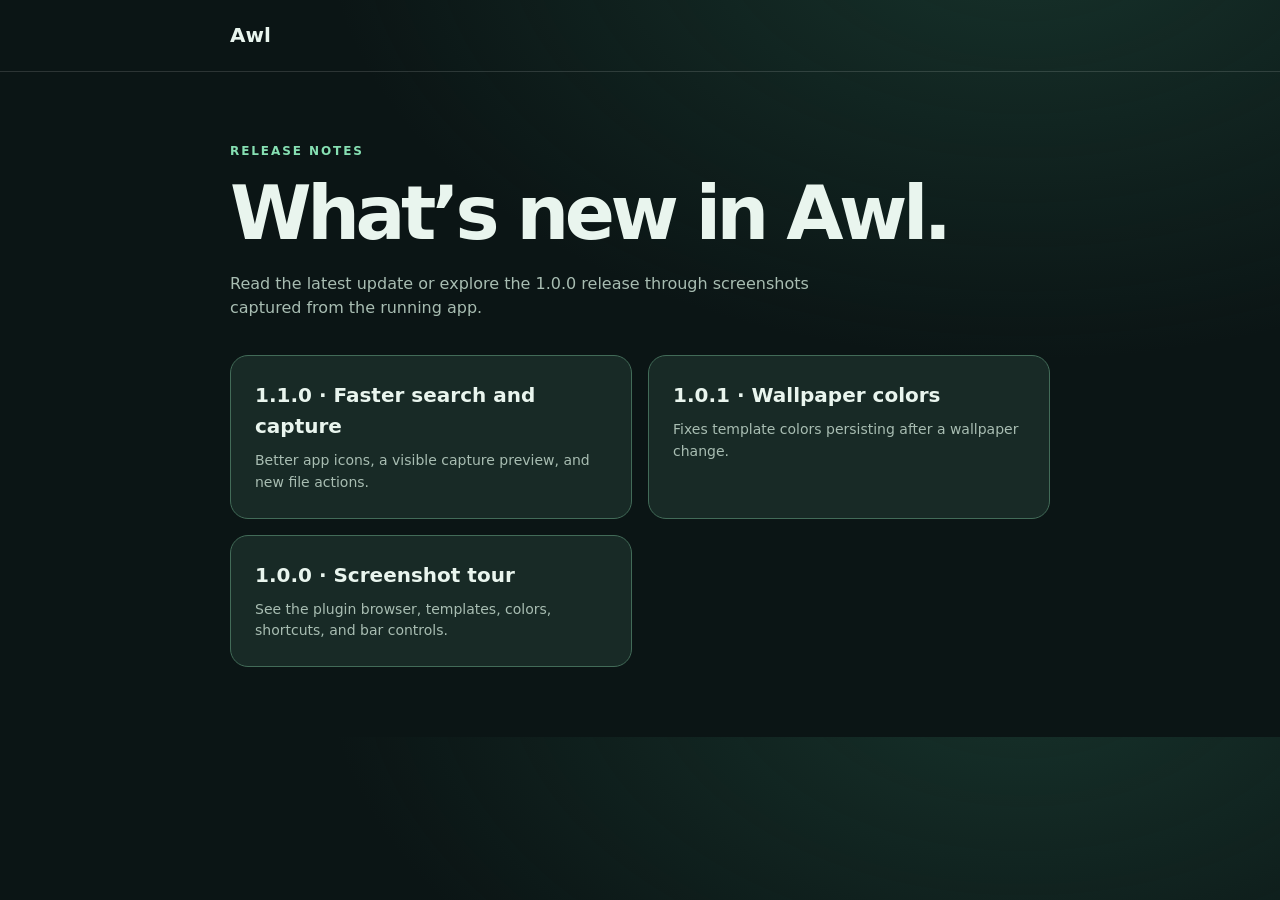
<file: docs/index.html>
<!doctype html>
<html lang="en">
<head>
  <meta charset="utf-8">
  <meta name="viewport" content="width=device-width, initial-scale=1">
  <meta name="theme-color" content="#0b1515">
  <title>Awl — What's new</title>
  <style>
    :root{color-scheme:dark}*{box-sizing:border-box}body{margin:0;background:radial-gradient(ellipse 700px 440px at 80% -80px,#24544477,transparent),#0b1515;color:#e9f5ee;font:16px/1.55 "Segoe UI",system-ui,sans-serif}.wrap{width:min(820px,calc(100% - 40px));margin:auto}header{border-bottom:1px solid #ffffff22;padding:20px 0;font-size:20px;font-weight:750}main{padding:70px 0}.eyebrow{color:#86dfb2;text-transform:uppercase;font-size:12px;letter-spacing:.16em;font-weight:750}h1{font-size:clamp(42px,8vw,74px);line-height:1.04;letter-spacing:-.06em;margin:14px 0 20px}p{color:#a8bdb2;max-width:600px}.cards{display:grid;grid-template-columns:1fr 1fr;gap:16px;margin-top:34px}.card{display:block;padding:24px;border-radius:18px;border:1px solid #426b58;background:#182a26;color:inherit;text-decoration:none;transition:transform .18s,border-color .18s}.card:hover{transform:translateY(-3px);border-color:#86dfb2}.card strong{display:block;font-size:20px}.card span{display:block;margin-top:8px;color:#a8bdb2;font-size:14px}@media(max-width:600px){.cards{grid-template-columns:1fr}}
  </style>
</head>
<body>
  <header><div class="wrap">Awl</div></header>
  <main class="wrap"><div class="eyebrow">Release notes</div><h1>What’s new in Awl.</h1><p>Read the latest update or explore the 1.0.0 release through screenshots captured from the running app.</p><div class="cards"><a class="card" href="releases/1.1.0/"><strong>1.1.0 · Faster search and capture</strong><span>Better app icons, a visible capture preview, and new file actions.</span></a><a class="card" href="releases/1.0.1/"><strong>1.0.1 · Wallpaper colors</strong><span>Fixes template colors persisting after a wallpaper change.</span></a><a class="card" href="releases/1.0.0/"><strong>1.0.0 · Screenshot tour</strong><span>See the plugin browser, templates, colors, shortcuts, and bar controls.</span></a></div></main>
</body>
</html>
</file>
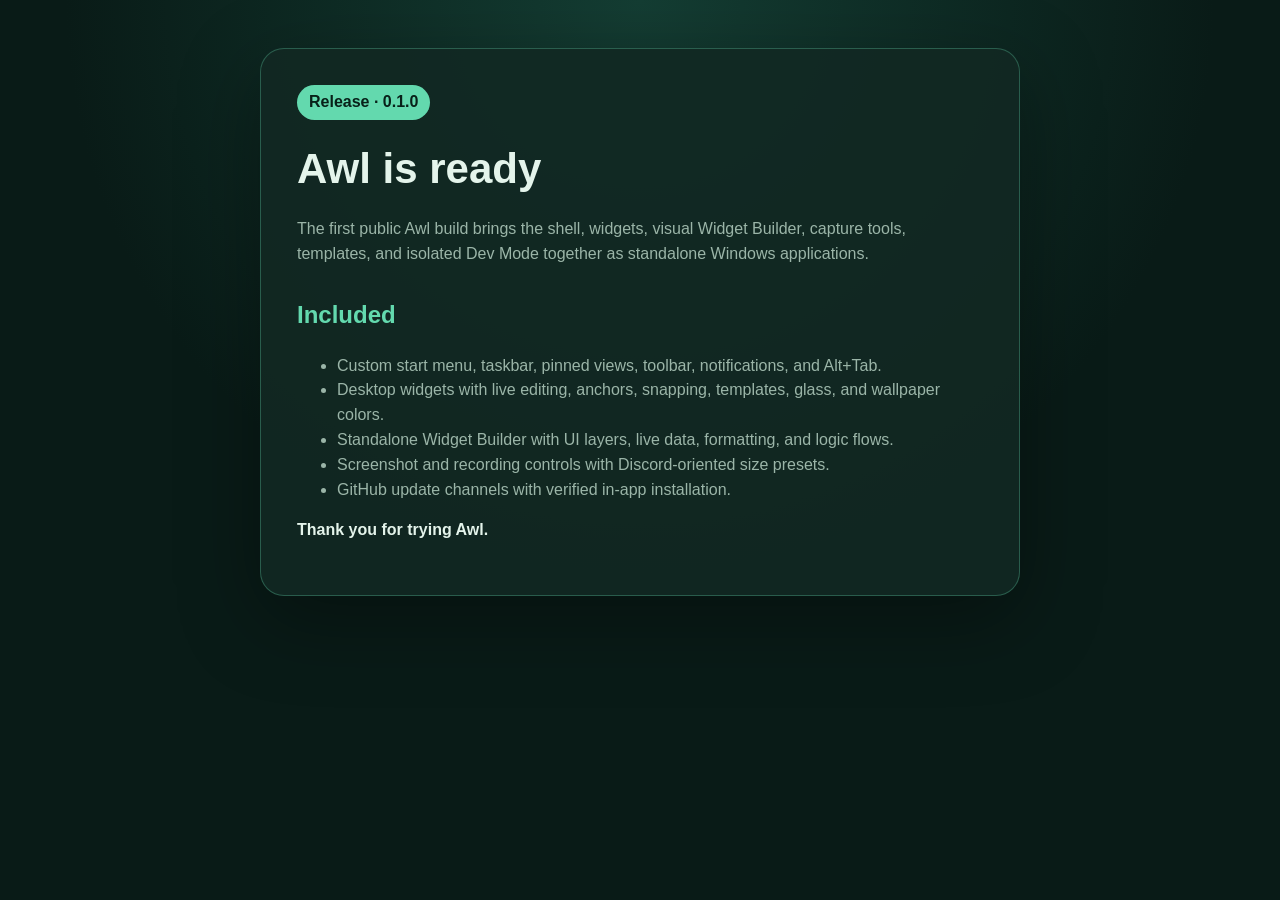
<file: docs/releases/0.1.0/index.html>
<!doctype html>
<html lang="en">
<head>
  <meta charset="utf-8">
  <meta name="viewport" content="width=device-width,initial-scale=1">
  <title>Awl 0.1.0 — What's New</title>
  <style>
    :root{color-scheme:dark;--bg:#091b17;--card:#122823;--ink:#e4f4eb;--muted:#9bb5a8;--accent:#63d9ae}
    *{box-sizing:border-box}body{margin:0;background:radial-gradient(circle at top,#143d33,var(--bg) 52%);color:var(--ink);font:16px/1.55 "Segoe UI",sans-serif;min-height:100vh;padding:48px 20px}
    main{max-width:760px;margin:auto;background:rgba(18,40,35,.9);border:1px solid rgba(99,217,174,.3);border-radius:24px;padding:36px;box-shadow:0 24px 80px rgba(0,0,0,.35)}
    .tag{display:inline-block;color:#082119;background:var(--accent);border-radius:999px;padding:5px 12px;font-weight:700}h1{font-size:42px;margin:16px 0 6px}h2{margin-top:30px;color:var(--accent)}p,li{color:var(--muted)}strong{color:var(--ink)}
  </style>
</head>
<body><main>
  <span class="tag">Release · 0.1.0</span>
  <h1>Awl is ready</h1>
  <p>The first public Awl build brings the shell, widgets, visual Widget Builder, capture tools, templates, and isolated Dev Mode together as standalone Windows applications.</p>
  <h2>Included</h2>
  <ul>
    <li>Custom start menu, taskbar, pinned views, toolbar, notifications, and Alt+Tab.</li>
    <li>Desktop widgets with live editing, anchors, snapping, templates, glass, and wallpaper colors.</li>
    <li>Standalone Widget Builder with UI layers, live data, formatting, and logic flows.</li>
    <li>Screenshot and recording controls with Discord-oriented size presets.</li>
    <li>GitHub update channels with verified in-app installation.</li>
  </ul>
  <p><strong>Thank you for trying Awl.</strong></p>
</main></body>
</html>
</file>
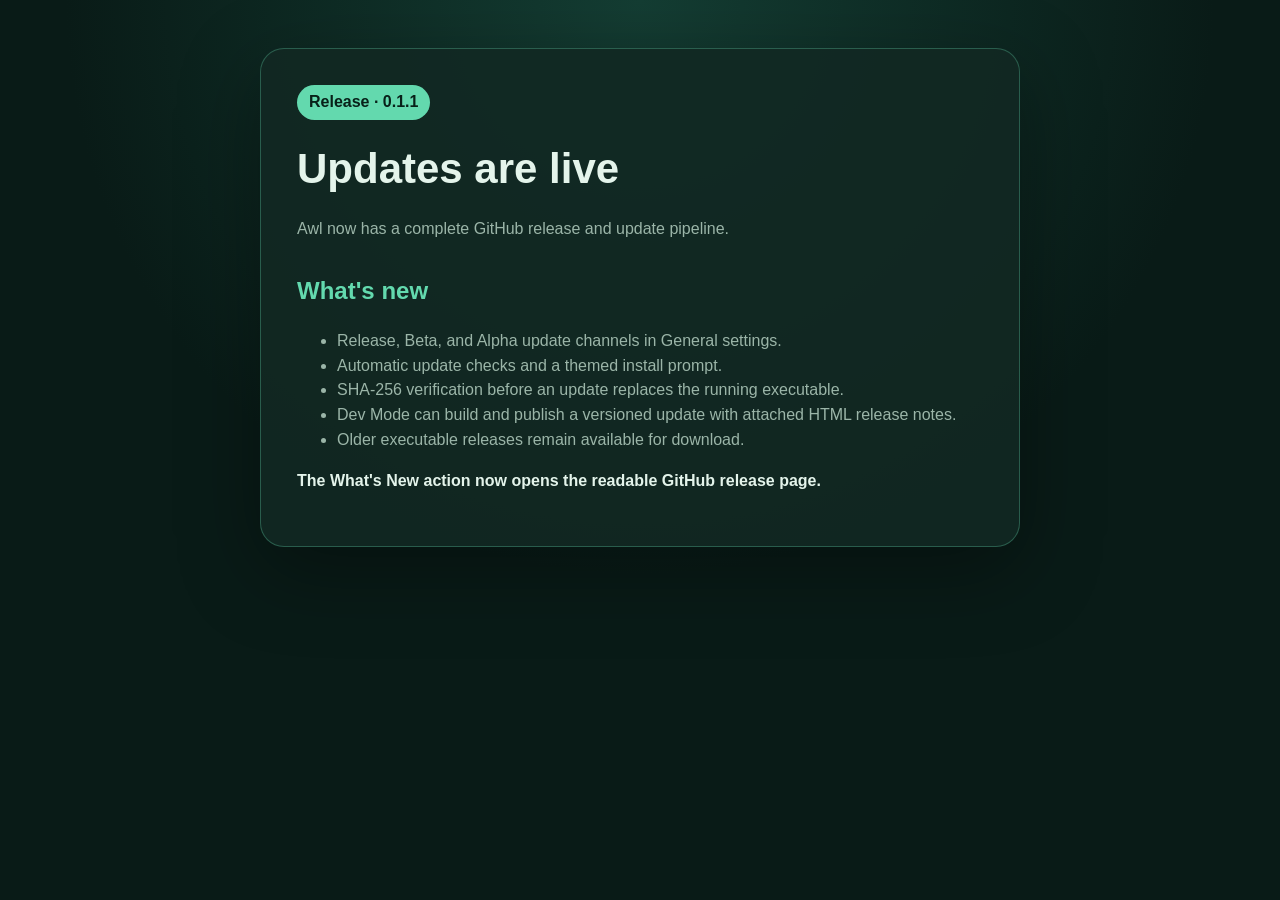
<file: docs/releases/0.1.1/index.html>
<!doctype html>
<html lang="en">
<head>
  <meta charset="utf-8">
  <meta name="viewport" content="width=device-width,initial-scale=1">
  <title>Awl 0.1.1 — What's New</title>
  <style>
    :root{color-scheme:dark;--bg:#091b17;--card:#122823;--ink:#e4f4eb;--muted:#9bb5a8;--accent:#63d9ae}
    *{box-sizing:border-box}body{margin:0;background:radial-gradient(circle at top,#143d33,var(--bg) 52%);color:var(--ink);font:16px/1.55 "Segoe UI",sans-serif;min-height:100vh;padding:48px 20px}
    main{max-width:760px;margin:auto;background:rgba(18,40,35,.9);border:1px solid rgba(99,217,174,.3);border-radius:24px;padding:36px;box-shadow:0 24px 80px rgba(0,0,0,.35)}
    .tag{display:inline-block;color:#082119;background:var(--accent);border-radius:999px;padding:5px 12px;font-weight:700}h1{font-size:42px;margin:16px 0 6px}h2{margin-top:30px;color:var(--accent)}p,li{color:var(--muted)}strong{color:var(--ink)}
  </style>
</head>
<body><main>
  <span class="tag">Release · 0.1.1</span>
  <h1>Updates are live</h1>
  <p>Awl now has a complete GitHub release and update pipeline.</p>
  <h2>What's new</h2>
  <ul>
    <li>Release, Beta, and Alpha update channels in General settings.</li>
    <li>Automatic update checks and a themed install prompt.</li>
    <li>SHA-256 verification before an update replaces the running executable.</li>
    <li>Dev Mode can build and publish a versioned update with attached HTML release notes.</li>
    <li>Older executable releases remain available for download.</li>
  </ul>
  <p><strong>The What's New action now opens the readable GitHub release page.</strong></p>
</main></body>
</html>
</file>
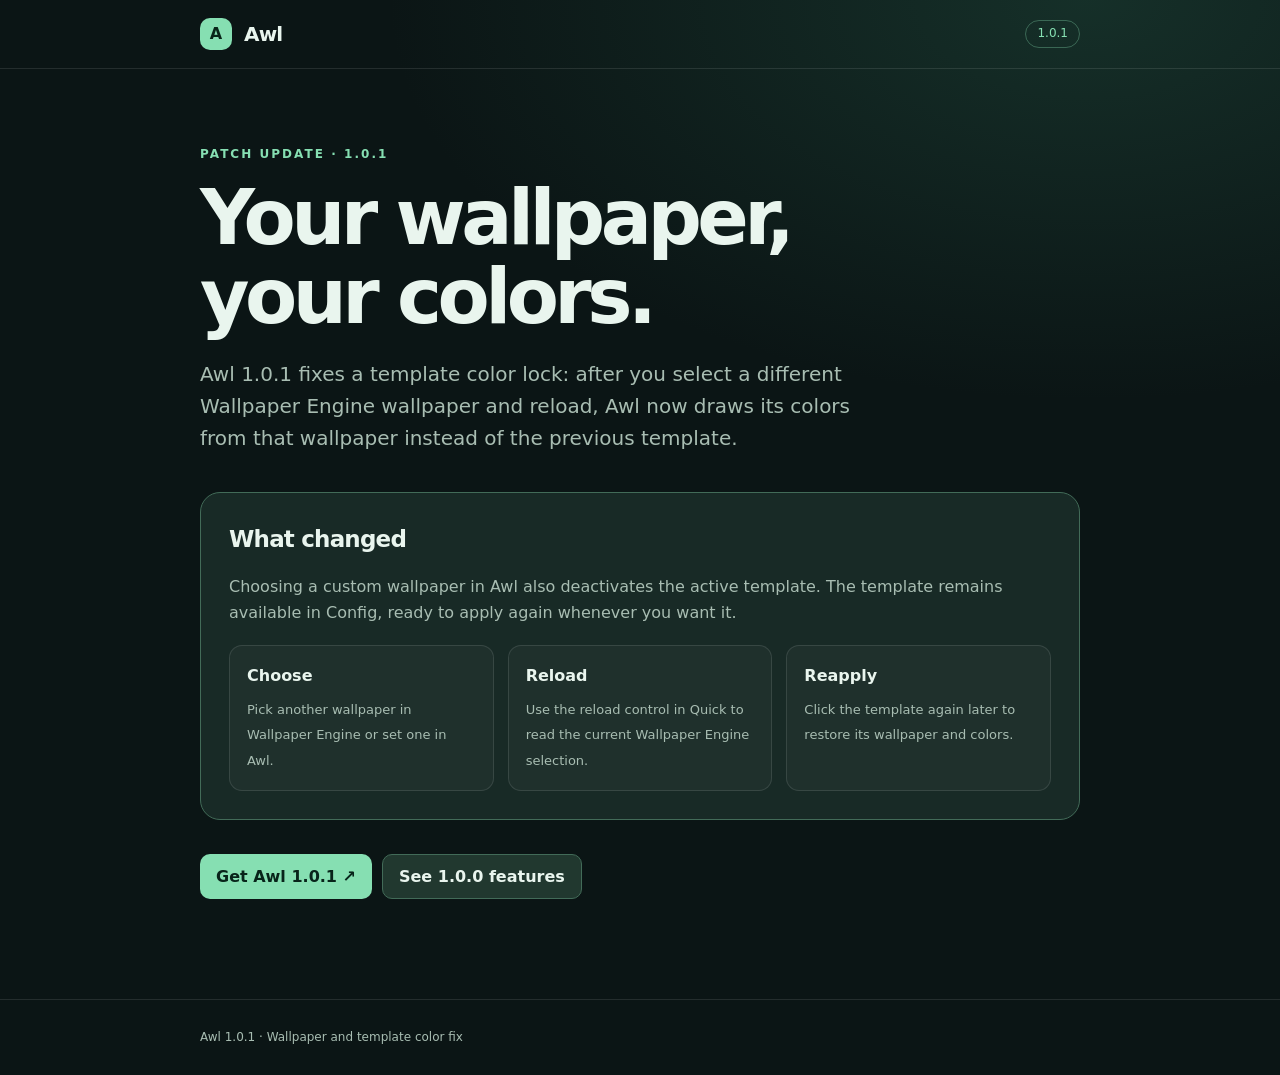
<file: docs/releases/1.0.1/index.html>
<!doctype html>
<html lang="en">
<head>
  <meta charset="utf-8">
  <meta name="viewport" content="width=device-width, initial-scale=1">
  <meta name="theme-color" content="#0b1515">
  <meta name="description" content="Awl 1.0.1 fixes wallpaper colors when switching away from a template.">
  <title>Awl 1.0.1 — What's new</title>
  <style>
    :root{color-scheme:dark;--bg:#0b1515;--panel:#182a26;--line:#426b58;--text:#e9f5ee;--muted:#a8bdb2;--accent:#86dfb2}
    *{box-sizing:border-box}body{margin:0;background:radial-gradient(ellipse 700px 400px at 85% 0,#2454446b,transparent),var(--bg);color:var(--text);font:16px/1.6 "Segoe UI",system-ui,sans-serif}a{color:var(--accent)}.wrap{width:min(880px,calc(100% - 40px));margin:auto}.top{border-bottom:1px solid #ffffff1a}.top .wrap{min-height:68px;display:flex;align-items:center;gap:12px}.mark{display:grid;place-items:center;width:32px;height:32px;border-radius:10px;background:#86dfb2;color:#092619;font-weight:800}.brand{font-size:20px;font-weight:750;letter-spacing:-.04em}.version{margin-left:auto;border:1px solid #86dfb255;border-radius:99px;padding:3px 11px;color:var(--accent);font-size:12px}main{padding:76px 0 100px}.eyebrow{color:var(--accent);font-size:12px;font-weight:750;letter-spacing:.17em;text-transform:uppercase}h1{font-size:clamp(42px,7vw,76px);line-height:1.04;letter-spacing:-.06em;margin:14px 0 22px}h2{font-size:23px;letter-spacing:-.035em;margin:0 0 12px}p{color:var(--muted)}.lead{font-size:20px;max-width:700px}.card{margin-top:38px;padding:28px;border:1px solid var(--line);border-radius:20px;background:var(--panel)}.card p:last-child{margin-bottom:0}.steps{display:grid;grid-template-columns:repeat(3,1fr);gap:14px;margin-top:20px}.step{border:1px solid #ffffff1c;border-radius:13px;padding:17px;background:#ffffff08}.step strong{display:block;color:var(--text);margin-bottom:7px}.step span{color:var(--muted);font-size:13px}.actions{display:flex;flex-wrap:wrap;gap:10px;margin-top:34px}.button{display:inline-flex;align-items:center;min-height:43px;padding:9px 16px;border-radius:10px;background:var(--accent);color:#08241a;text-decoration:none;font-weight:750}.button.secondary{background:#21382f;border:1px solid var(--line);color:var(--text)}footer{border-top:1px solid #ffffff1a;padding:28px 0;color:var(--muted);font-size:12px}@media(max-width:650px){.steps{grid-template-columns:1fr}main{padding-top:52px}.card{padding:20px}}
  </style>
</head>
<body>
  <header class="top"><div class="wrap"><span class="mark" aria-hidden="true">A</span><span class="brand">Awl</span><span class="version">1.0.1</span></div></header>
  <main class="wrap">
    <div class="eyebrow">Patch update · 1.0.1</div>
    <h1>Your wallpaper,<br>your colors.</h1>
    <p class="lead">Awl 1.0.1 fixes a template color lock: after you select a different Wallpaper Engine wallpaper and reload, Awl now draws its colors from that wallpaper instead of the previous template.</p>
    <section class="card" aria-labelledby="fixed"><h2 id="fixed">What changed</h2><p>Choosing a custom wallpaper in Awl also deactivates the active template. The template remains available in Config, ready to apply again whenever you want it.</p><div class="steps"><div class="step"><strong>Choose</strong><span>Pick another wallpaper in Wallpaper Engine or set one in Awl.</span></div><div class="step"><strong>Reload</strong><span>Use the reload control in Quick to read the current Wallpaper Engine selection.</span></div><div class="step"><strong>Reapply</strong><span>Click the template again later to restore its wallpaper and colors.</span></div></div></section>
    <div class="actions"><a class="button" href="https://github.com/OverRide-00/Awl/releases/tag/v1.0.1">Get Awl 1.0.1 ↗</a><a class="button secondary" href="https://github.com/OverRide-00/Awl/releases/tag/v1.0.0">See 1.0.0 features</a></div>
  </main>
  <footer><div class="wrap">Awl 1.0.1 · Wallpaper and template color fix</div></footer>
</body>
</html>
</file>
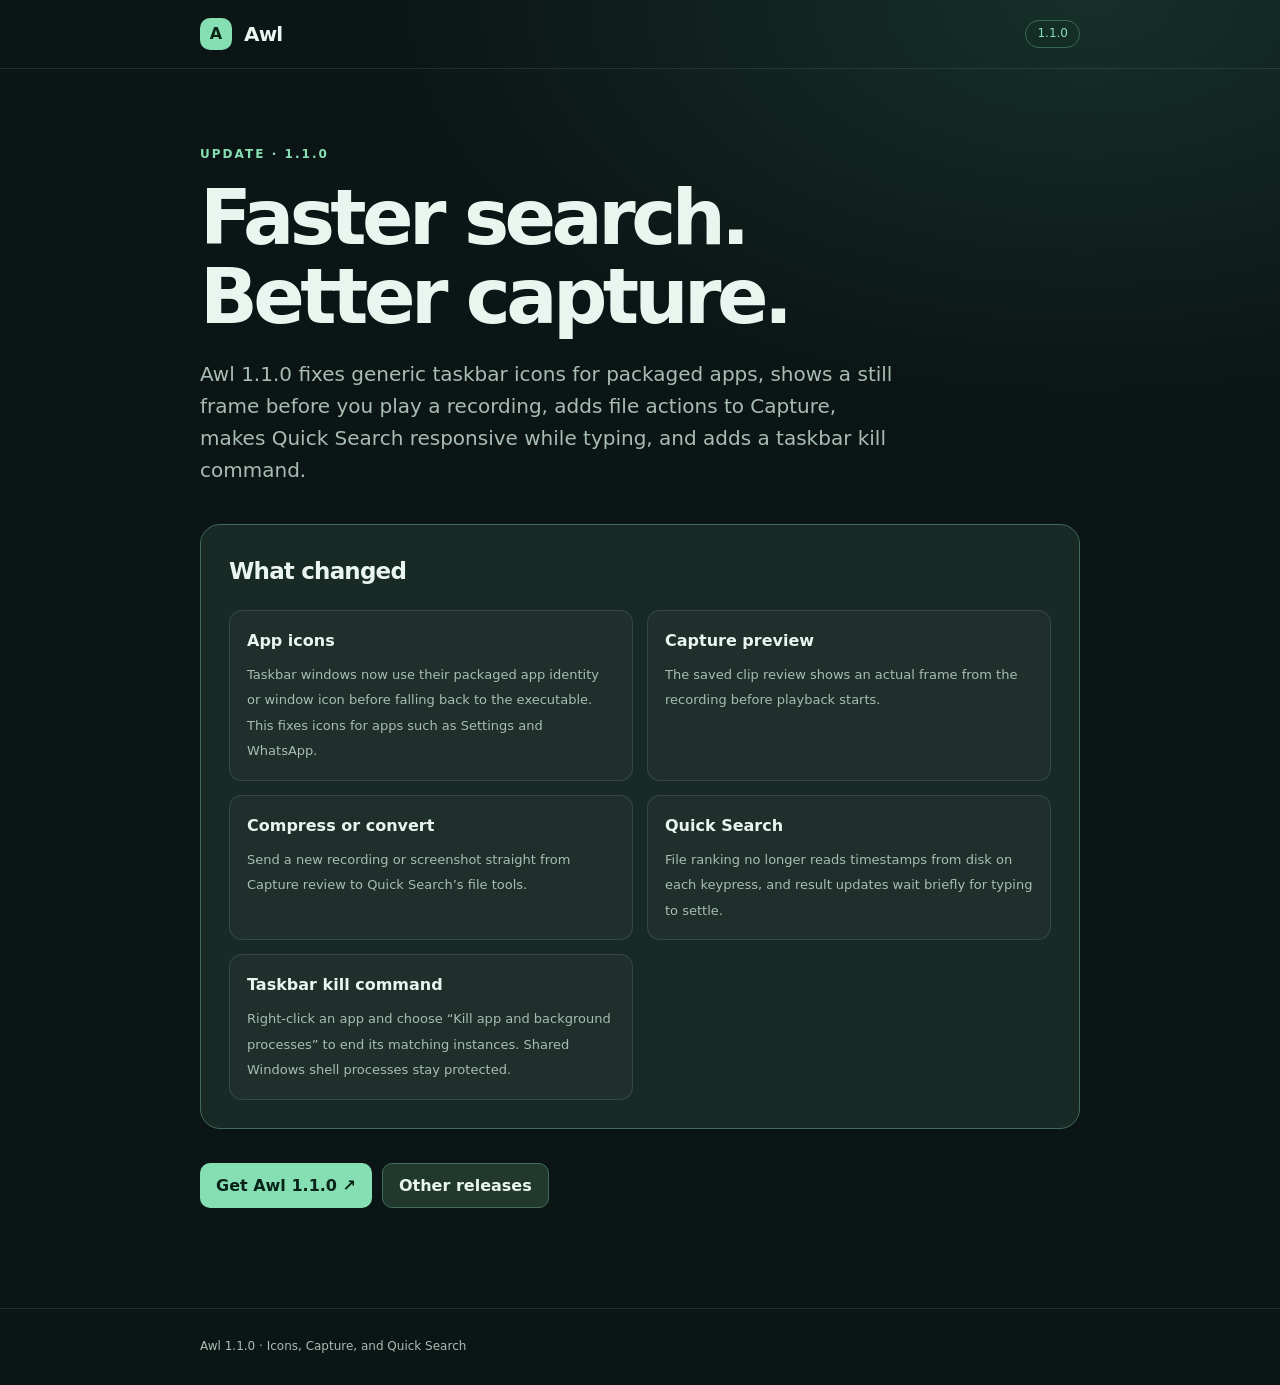
<file: docs/releases/1.1.0/index.html>
<!doctype html>
<html lang="en">
<head>
  <meta charset="utf-8">
  <meta name="viewport" content="width=device-width, initial-scale=1">
  <meta name="theme-color" content="#0b1515">
  <meta name="description" content="Awl 1.1.0 improves app icons, capture previews and file actions, Quick Search responsiveness, and taskbar controls.">
  <title>Awl 1.1.0 — What's new</title>
  <style>
    :root{color-scheme:dark;--bg:#0b1515;--panel:#182a26;--line:#426b58;--text:#e9f5ee;--muted:#a8bdb2;--accent:#86dfb2}
    *{box-sizing:border-box}body{margin:0;background:radial-gradient(ellipse 700px 400px at 85% 0,#2454446b,transparent),var(--bg);color:var(--text);font:16px/1.6 "Segoe UI",system-ui,sans-serif}a{color:var(--accent)}.wrap{width:min(880px,calc(100% - 40px));margin:auto}.top{border-bottom:1px solid #ffffff1a}.top .wrap{min-height:68px;display:flex;align-items:center;gap:12px}.mark{display:grid;place-items:center;width:32px;height:32px;border-radius:10px;background:#86dfb2;color:#092619;font-weight:800}.brand{font-size:20px;font-weight:750;letter-spacing:-.04em}.version{margin-left:auto;border:1px solid #86dfb255;border-radius:99px;padding:3px 11px;color:var(--accent);font-size:12px}main{padding:76px 0 100px}.eyebrow{color:var(--accent);font-size:12px;font-weight:750;letter-spacing:.17em;text-transform:uppercase}h1{font-size:clamp(42px,7vw,76px);line-height:1.04;letter-spacing:-.06em;margin:14px 0 22px}h2{font-size:23px;letter-spacing:-.035em;margin:0 0 12px}p{color:var(--muted)}.lead{font-size:20px;max-width:700px}.card{margin-top:38px;padding:28px;border:1px solid var(--line);border-radius:20px;background:var(--panel)}.card p:last-child{margin-bottom:0}.steps{display:grid;grid-template-columns:repeat(2,1fr);gap:14px;margin-top:20px}.step{border:1px solid #ffffff1c;border-radius:13px;padding:17px;background:#ffffff08}.step strong{display:block;color:var(--text);margin-bottom:7px}.step span{color:var(--muted);font-size:13px}.actions{display:flex;flex-wrap:wrap;gap:10px;margin-top:34px}.button{display:inline-flex;align-items:center;min-height:43px;padding:9px 16px;border-radius:10px;background:var(--accent);color:#08241a;text-decoration:none;font-weight:750}.button.secondary{background:#21382f;border:1px solid var(--line);color:var(--text)}footer{border-top:1px solid #ffffff1a;padding:28px 0;color:var(--muted);font-size:12px}@media(max-width:650px){.steps{grid-template-columns:1fr}main{padding-top:52px}.card{padding:20px}}
  </style>
</head>
<body>
  <header class="top"><div class="wrap"><span class="mark" aria-hidden="true">A</span><span class="brand">Awl</span><span class="version">1.1.0</span></div></header>
  <main class="wrap">
    <div class="eyebrow">Update · 1.1.0</div>
    <h1>Faster search.<br>Better capture.</h1>
    <p class="lead">Awl 1.1.0 fixes generic taskbar icons for packaged apps, shows a still frame before you play a recording, adds file actions to Capture, makes Quick Search responsive while typing, and adds a taskbar kill command.</p>
    <section class="card" aria-labelledby="changes"><h2 id="changes">What changed</h2><div class="steps">
      <div class="step"><strong>App icons</strong><span>Taskbar windows now use their packaged app identity or window icon before falling back to the executable. This fixes icons for apps such as Settings and WhatsApp.</span></div>
      <div class="step"><strong>Capture preview</strong><span>The saved clip review shows an actual frame from the recording before playback starts.</span></div>
      <div class="step"><strong>Compress or convert</strong><span>Send a new recording or screenshot straight from Capture review to Quick Search’s file tools.</span></div>
      <div class="step"><strong>Quick Search</strong><span>File ranking no longer reads timestamps from disk on each keypress, and result updates wait briefly for typing to settle.</span></div>
      <div class="step"><strong>Taskbar kill command</strong><span>Right-click an app and choose “Kill app and background processes” to end its matching instances. Shared Windows shell processes stay protected.</span></div>
    </div></section>
    <div class="actions"><a class="button" href="https://github.com/OverRide-00/Awl/releases/tag/v1.1.0">Get Awl 1.1.0 ↗</a><a class="button secondary" href="../../">Other releases</a></div>
  </main>
  <footer><div class="wrap">Awl 1.1.0 · Icons, Capture, and Quick Search</div></footer>
</body>
</html>
</file>
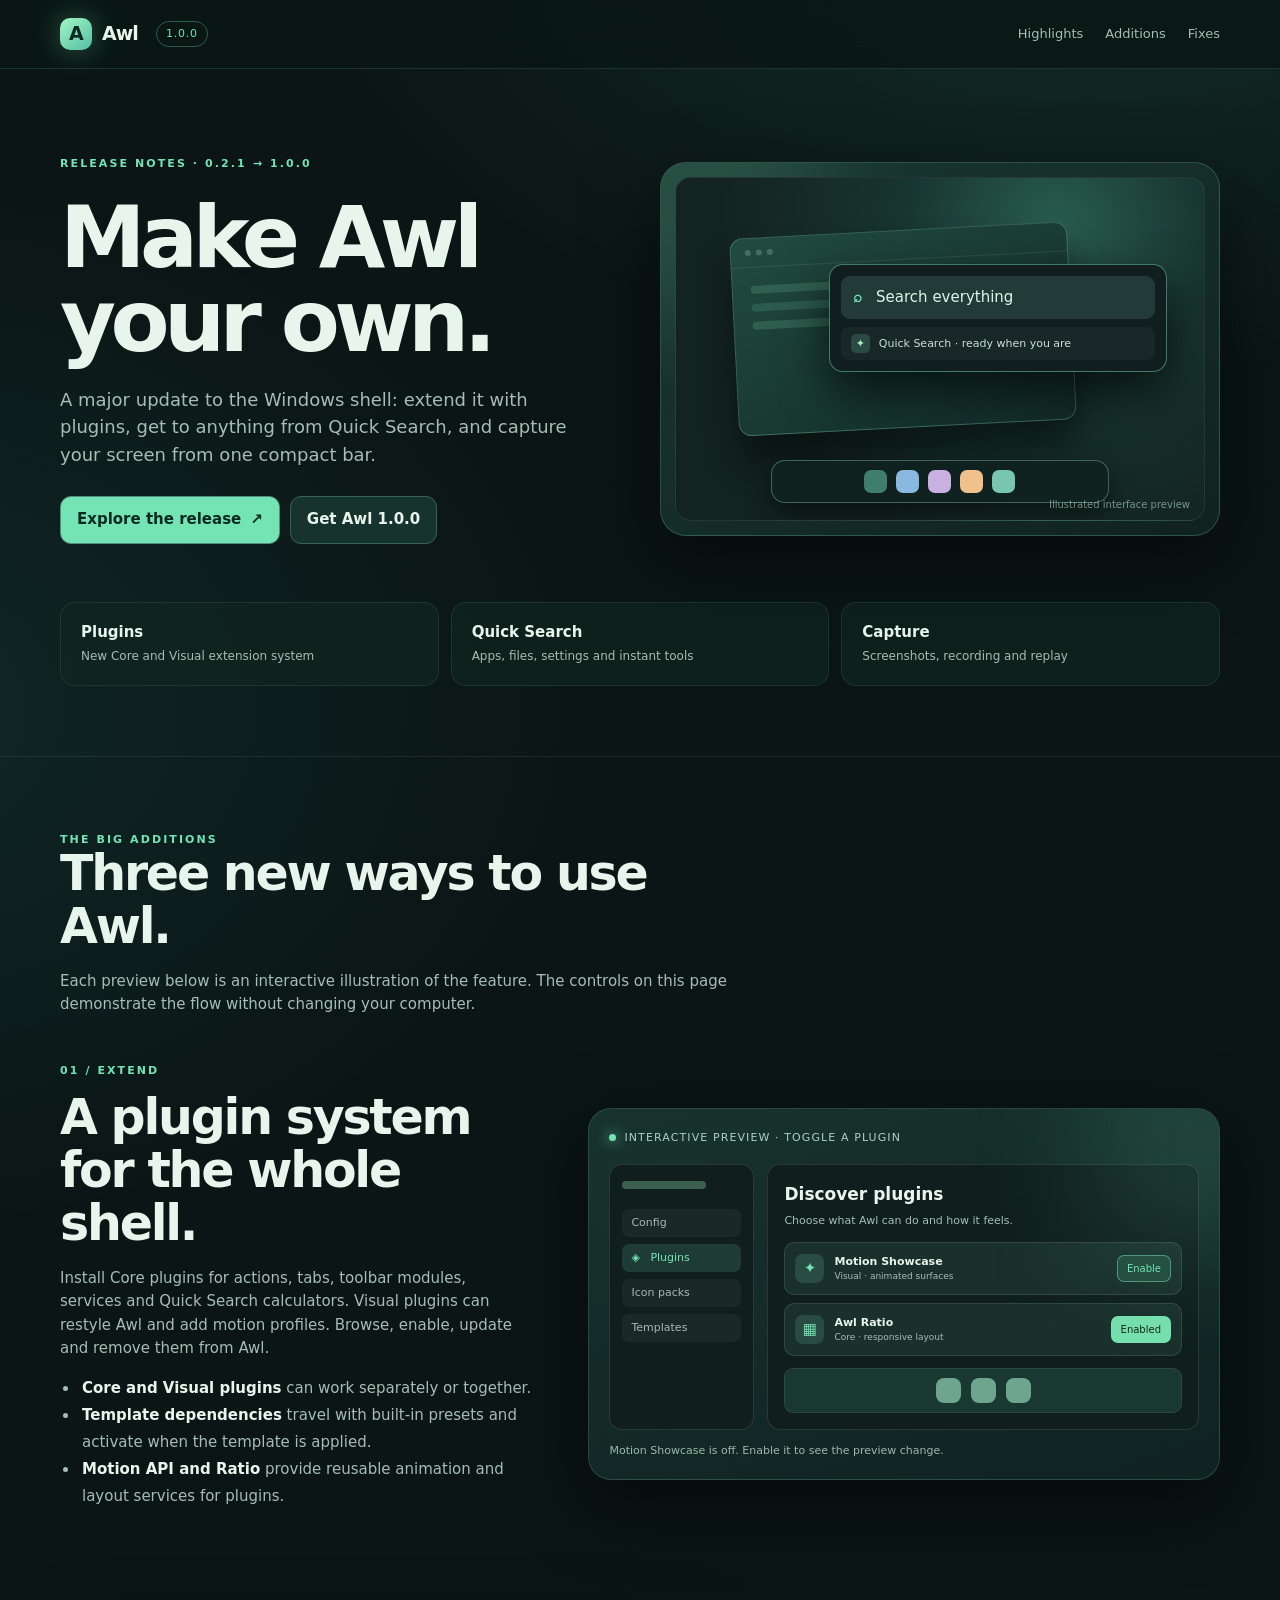
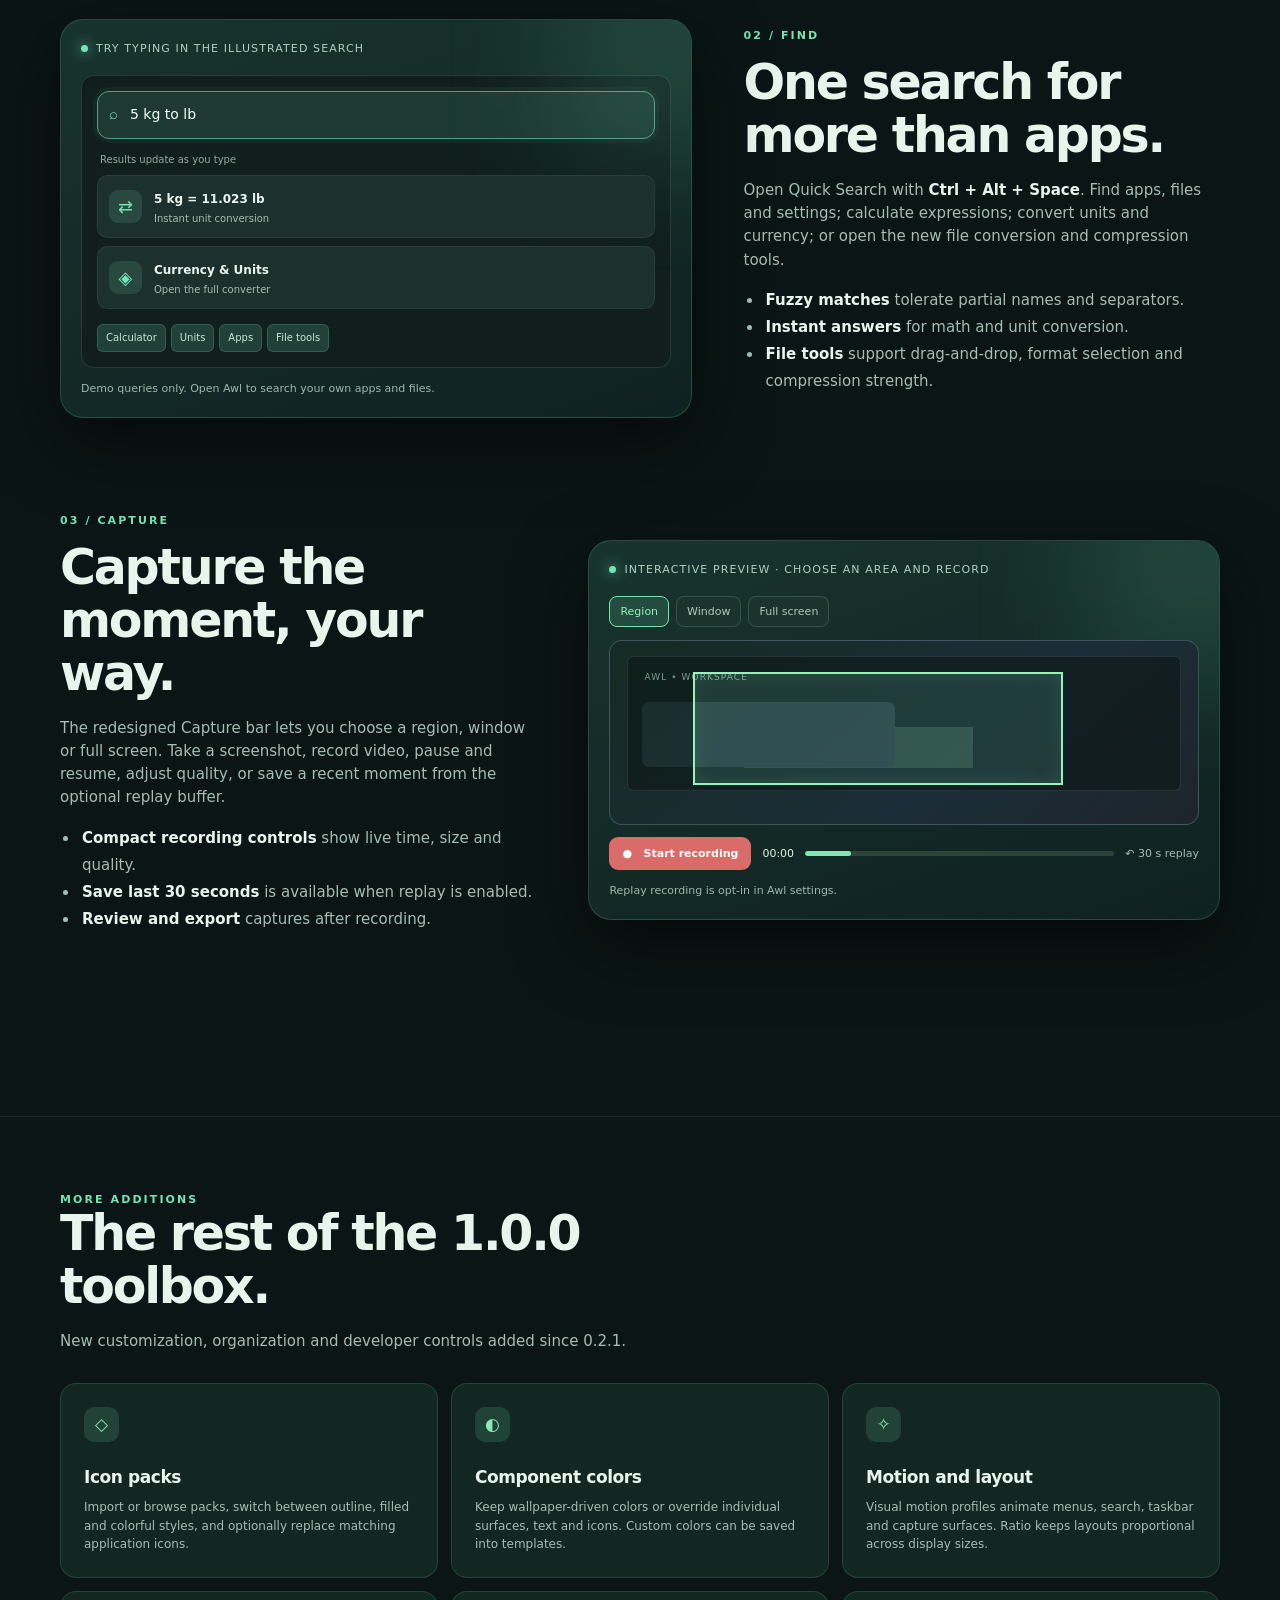
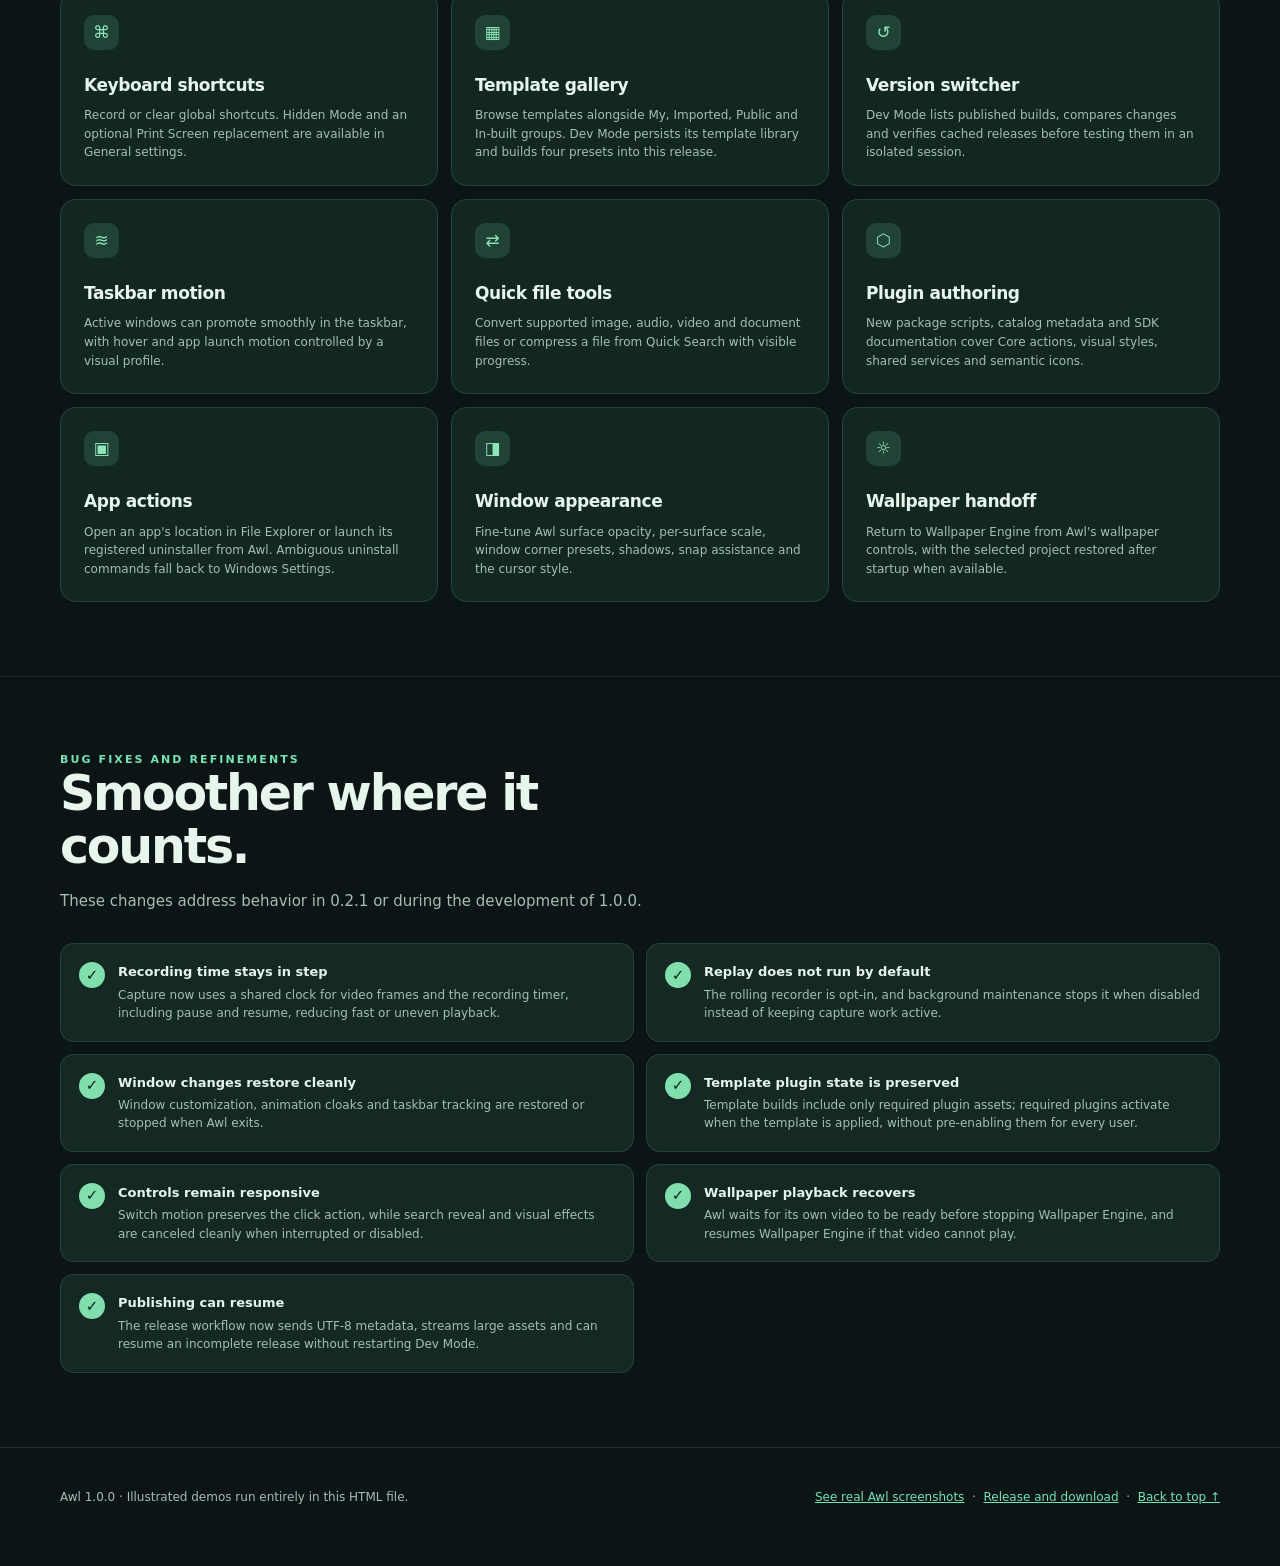
<file: docs/releases/1.0.0/index-illustrated.html>
<!doctype html>
<html lang="en">
<head>
  <meta charset="utf-8">
  <meta name="viewport" content="width=device-width, initial-scale=1">
  <meta name="theme-color" content="#0b1515">
  <meta name="description" content="What changed in Awl 1.0.0: plugins, Quick Search, Capture, customization, templates, and fixes.">
  <title>Awl 1.0.0 — What's new</title>
  <style>
    :root{color-scheme:dark;--bg:#0b1515;--surface:#102221;--surface2:#16302c;--line:#2b5149;--text:#e8f5ec;--muted:#a6bdb3;--mint:#74e4b5;--cyan:#73cbd7;--orange:#f7bc81;--red:#f57871;--shadow:0 24px 70px #0008}
    *{box-sizing:border-box}html{scroll-behavior:smooth}body{margin:0;background:radial-gradient(ellipse 800px 500px at 85% -120px,#25645555,transparent),radial-gradient(ellipse 700px 520px at -10% 710px,#1b52504d,transparent),var(--bg);color:var(--text);font:15px/1.55 "Segoe UI",Inter,system-ui,sans-serif}button,input{font:inherit}button{cursor:pointer}a{color:inherit}a:focus-visible,button:focus-visible,input:focus-visible{outline:2px solid var(--mint);outline-offset:3px}main{display:block}.wrap{width:min(1160px,calc(100% - 48px));margin:auto}.eyebrow{color:var(--mint);font-size:11px;letter-spacing:.19em;font-weight:750;text-transform:uppercase}.muted{color:var(--muted)}h1,h2,h3,p{margin-top:0}h1{font-size:clamp(45px,7vw,86px);letter-spacing:-.065em;line-height:.98;margin-bottom:22px}h2{font-size:clamp(29px,4vw,49px);letter-spacing:-.045em;line-height:1.08;margin-bottom:16px}h3{font-size:21px;letter-spacing:-.025em;margin-bottom:8px}p{color:var(--muted)}.lead{font-size:18px;max-width:650px}.top{position:sticky;z-index:30;top:0;backdrop-filter:blur(20px);background:#0a1715d9;border-bottom:1px solid #43706355}.top .wrap{height:68px;display:flex;align-items:center;gap:18px}.brand{display:flex;align-items:center;gap:10px;text-decoration:none;font-weight:780;font-size:19px;letter-spacing:-.05em}.brandmark{display:grid;place-items:center;width:32px;height:32px;border-radius:10px;background:linear-gradient(140deg,#a0f6c2,#55bea6);color:#0d2921;box-shadow:0 0 28px #7beabb55;font-weight:900}.version{border:1px solid #74e4b554;color:var(--mint);border-radius:100px;padding:3px 9px;font-size:11px;letter-spacing:.07em}.top nav{margin-left:auto;display:flex;gap:22px}.top nav a{text-decoration:none;font-size:13px;color:var(--muted)}.top nav a:hover{color:var(--text)}.hero{padding:86px 0 58px;display:grid;grid-template-columns:1fr 1.02fr;gap:50px;align-items:center}.hero .eyebrow{margin-bottom:23px}.hero .lede{max-width:540px}.hero-links{display:flex;flex-wrap:wrap;gap:10px;margin-top:27px}.btn{display:inline-flex;align-items:center;justify-content:center;gap:9px;border-radius:11px;padding:11px 16px;text-decoration:none;border:1px solid #529079;background:#74e4b5;color:#0b2921;font-weight:730}.btn.secondary{background:#17332d;color:var(--text);border-color:#376357}.btn:hover{filter:brightness(1.12)}.stage{background:linear-gradient(148deg,#193831,#102220);border:1px solid #47766488;border-radius:26px;padding:14px;box-shadow:var(--shadow);overflow:hidden;position:relative}.stage:before{content:"";position:absolute;inset:-70px auto auto -60px;width:220px;height:220px;background:#8cf2be25;filter:blur(52px);pointer-events:none}.stage-inner{height:344px;border-radius:16px;background:radial-gradient(circle at 72% 15%,#295d50 0,#183530 32%,#132321 70%);position:relative;overflow:hidden;border:1px solid #ffffff15}.stage-window{position:absolute;left:11%;top:15%;width:64%;height:58%;border-radius:13px;border:1px solid #80c9a54f;background:linear-gradient(155deg,#214b40,#122c28);box-shadow:0 25px 35px #0007;transform:rotate(-3deg);animation:float 6s ease-in-out infinite}.window-head{display:flex;gap:5px;padding:11px 14px;border-bottom:1px solid #ffffff18}.window-head i{width:6px;height:6px;border-radius:50%;background:#acd7b744}.stage-lines{padding:18px;display:grid;gap:10px}.stage-lines i{height:8px;border-radius:10px;background:#77cba633}.stage-lines i:nth-child(1){width:60%}.stage-lines i:nth-child(2){width:83%;background:#80d4c128}.stage-lines i:nth-child(3){width:45%}.stage-search{position:absolute;top:25%;right:7%;width:64%;padding:11px;border-radius:14px;background:#101e1f;border:1px solid #77d9b77f;box-shadow:0 20px 48px #000a;animation:float 6s ease-in-out -2s infinite}.stage-search .search-bar{padding:10px 12px;border-radius:9px;background:#223b38;color:#d9f7e7}.stage-search .search-bar b{color:var(--mint)}.stage-search .mini-result{display:flex;align-items:center;gap:9px;margin-top:8px;padding:7px 10px;background:#ffffff0a;border-radius:8px;font-size:11px;color:#c8e2d5}.mini-icon{display:grid;place-items:center;width:19px;height:19px;border-radius:5px;background:#73d9b433;color:#9ef5c2}.stage-dock{position:absolute;bottom:17px;left:18%;right:18%;height:43px;border-radius:14px;background:#102220de;border:1px solid #8acbaa66;display:flex;justify-content:center;align-items:center;gap:9px;box-shadow:0 10px 25px #0008}.stage-dock i{width:23px;height:23px;border-radius:7px;background:#6cd4b485;animation:dock 5s ease-in-out infinite}.stage-dock i:nth-child(2){animation-delay:.4s;background:#89b9df}.stage-dock i:nth-child(3){animation-delay:.8s;background:#c8b0e0}.stage-dock i:nth-child(4){animation-delay:1.2s;background:#f0c18d}.stage-dock i:nth-child(5){animation-delay:1.6s;background:#78c6ae}.stage-corner{position:absolute;right:14px;bottom:8px;font-size:10px;color:#b6dfca9a}.ribbon{display:grid;grid-template-columns:repeat(3,1fr);gap:12px;padding-bottom:70px}.ribbon div{padding:18px 20px;border:1px solid #3a635750;background:#122720a8;border-radius:15px}.ribbon strong{display:block;font-size:15px}.ribbon span{color:var(--muted);font-size:12px}.section{padding:74px 0;border-top:1px solid #ffffff14}.section-intro{max-width:680px;margin-bottom:30px}.feature{display:grid;grid-template-columns:.86fr 1.14fr;align-items:center;gap:52px;margin:46px 0 94px}.feature.reverse{grid-template-columns:1.14fr .86fr}.feature.reverse .feature-copy{order:2}.feature-copy p{max-width:470px}.feature-copy ul{padding-left:19px;color:var(--muted);line-height:1.8}.feature-copy li{padding-left:3px}.feature-copy strong{color:var(--text)}.feature .eyebrow{margin-bottom:13px}.demo{min-height:345px;border:1px solid #416b5f80;border-radius:23px;background:linear-gradient(160deg,#18332e,#0f2221);padding:20px;box-shadow:var(--shadow);position:relative;overflow:hidden}.demo:before{content:"";position:absolute;inset:-80px -90px auto auto;width:220px;height:220px;background:#64cfa526;filter:blur(55px);pointer-events:none}.demo-label{display:flex;align-items:center;gap:8px;color:#afd0c1;font-size:11px;letter-spacing:.1em;text-transform:uppercase;margin-bottom:18px}.demo-label:before{content:"";width:7px;height:7px;border-radius:50%;background:var(--mint);box-shadow:0 0 13px var(--mint)}.plugin-layout{display:grid;grid-template-columns:145px 1fr;gap:13px}.plugin-side,.plugin-main,.quick-shell,.capture-screen{border:1px solid #ffffff1c;background:#101f1e;border-radius:13px}.plugin-side{padding:12px}.side-head{height:8px;width:70%;border-radius:8px;background:#8dddb157;margin:4px 0 20px}.side-item{height:28px;border-radius:7px;margin:7px 0;background:#ffffff0b;display:flex;align-items:center;padding:0 9px;font-size:11px;color:#a9b9ae}.side-item.on{background:#6fdab526;color:var(--mint)}.plugin-main{padding:16px}.plugin-main h4{font-size:17px;margin:0 0 5px}.plugin-main>p{font-size:11px;margin-bottom:13px}.plugin-card{display:flex;align-items:center;gap:10px;padding:10px;border-radius:10px;background:#1a302c;border:1px solid #658a7247;margin-bottom:8px}.plugin-symbol{width:29px;height:29px;display:grid;place-items:center;border-radius:8px;background:#75d8b12a;color:var(--mint);font-size:15px}.plugin-card b{display:block;font-size:11px}.plugin-card small{display:block;color:var(--muted);font-size:9px}.plugin-card button{margin-left:auto;border:1px solid #7de3b580;background:#224a3d;color:var(--mint);padding:5px 9px;border-radius:7px;font-size:10px}.plugin-card button.enabled{background:#76dfad;color:#11271d}.plugin-preview{position:relative;margin-top:12px;height:45px;border-radius:9px;background:#183831;border:1px solid #ffffff15;display:flex;align-items:center;justify-content:center;gap:10px}.plugin-preview i{display:block;width:25px;height:25px;border-radius:8px;background:#6da58f;transition:transform .55s cubic-bezier(.2,1.6,.5,1),background .5s}.plugin-preview.active i:nth-child(1){transform:translateY(-6px) rotate(-10deg);background:#81e3b8}.plugin-preview.active i:nth-child(2){transform:translateY(4px) rotate(9deg);background:#73cbd7}.plugin-preview.active i:nth-child(3){transform:translateY(-3px) rotate(-5deg);background:#f3c18d}.demo-caption{margin-top:12px;font-size:11px;color:#9bb9a9}.quick-shell{padding:15px}.quick-input{display:flex;align-items:center;gap:10px;border:1px solid #579b83;border-radius:12px;padding:11px;background:#1d3932;box-shadow:0 0 0 4px #75e0b00c}.quick-input span{color:var(--mint)}.quick-input input{width:100%;border:0;outline:0;color:#f3fff9;background:transparent;font-size:14px;min-width:0}.quick-hint{font-size:10px;color:#92aa9d;margin:13px 3px 8px}.quick-results{display:grid;gap:8px;min-height:134px}.quick-result{display:flex;align-items:center;gap:12px;padding:11px;background:#1c302d;border:1px solid #ffffff10;border-radius:10px;animation:rise .35s ease both}.quick-result .big-icon{width:33px;height:33px;border-radius:9px;display:grid;place-items:center;background:#70d8b324;color:var(--mint);font-size:18px}.quick-result b{font-size:12px}.quick-result small{display:block;color:var(--muted);font-size:10px}.quick-tags{display:flex;gap:5px;flex-wrap:wrap;margin-top:15px}.quick-tags button{color:#c7e7d3;border:1px solid #5f9a7c55;background:#204038;padding:5px 8px;border-radius:6px;font-size:10px}.quick-tags button:hover{background:#2c5d4d}.capture-tabs{display:flex;gap:7px;margin-bottom:13px}.capture-tabs button{border:1px solid #6189775e;background:#1a332c;color:#afc9b8;padding:6px 10px;border-radius:8px;font-size:11px}.capture-tabs button.active{background:#72dba927;color:#92f0bc;border-color:#76e3ac}.capture-screen{height:185px;overflow:hidden;position:relative;background:linear-gradient(140deg,#204036,#284454 60%,#2c3741)}.capture-screen:before{content:"";position:absolute;inset:15px 17px 33px;background:#11222099;border:1px solid #bce7dd30;border-radius:6px}.capture-screen:after{content:"AWL  •  WORKSPACE";position:absolute;top:30px;left:34px;color:#bce7dca0;font-size:9px;letter-spacing:.12em}.capture-object{position:absolute;top:61px;left:32px;width:43%;height:65px;border-radius:7px;background:#719eb333;box-shadow:90px 13px 0 -12px #89e4b32b}.capture-selection{position:absolute;top:31px;left:14%;width:63%;height:113px;border:2px solid #98f1b9;background:#8af0b011;box-shadow:0 0 0 100vmax #0005,inset 0 0 18px #8af0b01f;animation:select 5s ease-in-out infinite}.capture-screen.window .capture-selection{animation:none;top:36px;left:8%;width:51%;height:108px}.capture-screen.full .capture-selection{animation:none;top:5px;left:5px;width:calc(100% - 10px);height:calc(100% - 10px)}.capture-controls{display:flex;align-items:center;gap:11px;margin-top:12px;flex-wrap:wrap}.record{background:#d96c69;color:#fff;border:none;padding:8px 13px;border-radius:9px;font-size:11px;font-weight:700}.record.recording{background:#853e3e}.rec-indicator{width:7px;height:7px;border-radius:50%;background:#f07873;box-shadow:0 0 12px #f07873;animation:blink 1s infinite}.capture-timeline{flex:1;height:5px;min-width:60px;background:#53705b66;border-radius:9px;overflow:hidden}.capture-timeline i{display:block;width:15%;height:100%;background:#7be9b6;border-radius:9px;animation:timeline 7s linear infinite}.capture-clock{font-size:11px;color:#e5eee6;font-variant-numeric:tabular-nums}.grid{display:grid;grid-template-columns:repeat(3,1fr);gap:13px}.tile{border:1px solid #3e6a5b6b;border-radius:16px;background:#122722;padding:23px;min-height:189px}.tile .icon{width:35px;height:35px;border-radius:10px;background:#73dcb026;color:#8ee7b9;display:grid;place-items:center;font-size:17px;margin-bottom:22px}.tile h3{font-size:17px}.tile p{font-size:12px;margin:0}.fixes{display:grid;grid-template-columns:repeat(2,1fr);gap:12px}.fix{display:flex;gap:13px;border:1px solid #426a5b60;border-radius:14px;padding:18px;background:#142924}.fix .check{flex:none;width:26px;height:26px;border-radius:50%;display:grid;place-items:center;color:#0c291d;background:#80dfad;font-weight:800}.fix b{display:block;font-size:13px;margin-bottom:3px}.fix p{font-size:12px;margin:0}.foot{border-top:1px solid #ffffff1a;padding:40px 0 60px;color:var(--muted);font-size:12px}.foot .wrap{display:flex;justify-content:space-between;gap:20px}.foot a{color:var(--mint)}@keyframes float{50%{transform:translateY(-8px) rotate(-1deg)}}@keyframes dock{50%{transform:translateY(-7px)}}@keyframes rise{from{opacity:0;transform:translateY(7px)}to{opacity:1;transform:none}}@keyframes select{0%,100%{left:14%;top:31px;width:63%;height:113px}45%{left:29%;top:56px;width:45%;height:78px}75%{left:10%;top:22px;width:75%;height:138px}}@keyframes blink{50%{opacity:.25}}@keyframes timeline{from{width:6%}to{width:100%}}
    @media(max-width:850px){.hero,.feature,.feature.reverse{grid-template-columns:1fr}.feature.reverse .feature-copy{order:0}.hero{gap:32px;padding-top:55px}.feature{gap:26px;margin-bottom:70px}.grid{grid-template-columns:repeat(2,1fr)}}
    @media(max-width:570px){.wrap{width:calc(100% - 30px);max-width:1160px}.top .wrap{height:60px}.top nav{gap:11px}.top nav a{font-size:11px}.top nav a:first-child{display:none}.hero{padding-top:45px}.stage-inner{height:295px}.ribbon,.grid,.fixes{grid-template-columns:1fr}.ribbon{padding-bottom:30px}.section{padding:58px 0}.demo{padding:14px}.plugin-layout{grid-template-columns:105px minmax(0,1fr);gap:7px}.plugin-main{padding:10px;min-width:0}.plugin-side{padding:8px}.plugin-card{gap:5px;padding:7px}.plugin-symbol{display:none}.plugin-card small{font-size:8px}.foot .wrap{display:block}}
    @media(prefers-reduced-motion:reduce){html{scroll-behavior:auto}*,*:before,*:after{animation-duration:.01ms!important;animation-iteration-count:1!important;transition-duration:.01ms!important}}
  </style>
</head>
<body>
  <header class="top"><div class="wrap"><a class="brand" href="#top"><span class="brandmark">A</span>Awl</a><span class="version">1.0.0</span><nav aria-label="Page sections"><a href="#features">Highlights</a><a href="#additions">Additions</a><a href="#fixes">Fixes</a></nav></div></header>
  <main id="top">
    <section class="hero wrap"><div class="lede"><div class="eyebrow">Release notes · 0.2.1 → 1.0.0</div><h1>Make Awl<br>your own.</h1><p class="lead">A major update to the Windows shell: extend it with plugins, get to anything from Quick Search, and capture your screen from one compact bar.</p><div class="hero-links"><a class="btn" href="#features">Explore the release <span aria-hidden="true">↗</span></a><a class="btn secondary" href="https://github.com/OverRide-00/Awl/releases/tag/v1.0.0">Get Awl 1.0.0</a></div></div><div class="stage" role="img" aria-label="Illustrated Awl desktop with a floating search panel, window and taskbar"><div class="stage-inner"><div class="stage-window"><div class="window-head"><i></i><i></i><i></i></div><div class="stage-lines"><i></i><i></i><i></i></div></div><div class="stage-search"><div class="search-bar"><b>⌕</b> &nbsp; Search everything</div><div class="mini-result"><span class="mini-icon">✦</span>Quick Search · ready when you are</div></div><div class="stage-dock"><i></i><i></i><i></i><i></i><i></i></div><div class="stage-corner">Illustrated interface preview</div></div></div></section>
    <div class="wrap ribbon" aria-label="Release highlights"><div><strong>Plugins</strong><span>New Core and Visual extension system</span></div><div><strong>Quick Search</strong><span>Apps, files, settings and instant tools</span></div><div><strong>Capture</strong><span>Screenshots, recording and replay</span></div></div>
    <section class="section" id="features"><div class="wrap"><div class="section-intro"><div class="eyebrow">The big additions</div><h2>Three new ways to use Awl.</h2><p>Each preview below is an interactive illustration of the feature. The controls on this page demonstrate the flow without changing your computer.</p></div>
      <article class="feature" id="plugins"><div class="feature-copy"><div class="eyebrow">01 / Extend</div><h2>A plugin system for the whole shell.</h2><p>Install Core plugins for actions, tabs, toolbar modules, services and Quick Search calculators. Visual plugins can restyle Awl and add motion profiles. Browse, enable, update and remove them from Awl.</p><ul><li><strong>Core and Visual plugins</strong> can work separately or together.</li><li><strong>Template dependencies</strong> travel with built-in presets and activate when the template is applied.</li><li><strong>Motion API and Ratio</strong> provide reusable animation and layout services for plugins.</li></ul></div><div class="demo"><div class="demo-label">Interactive preview · toggle a plugin</div><div class="plugin-layout"><div class="plugin-side"><div class="side-head"></div><div class="side-item">Config</div><div class="side-item on">◈ &nbsp; Plugins</div><div class="side-item">Icon packs</div><div class="side-item">Templates</div></div><div class="plugin-main"><h4>Discover plugins</h4><p>Choose what Awl can do and how it feels.</p><div class="plugin-card"><div class="plugin-symbol">✦</div><div><b>Motion Showcase</b><small>Visual · animated surfaces</small></div><button type="button" id="pluginToggle" aria-pressed="false">Enable</button></div><div class="plugin-card"><div class="plugin-symbol">▦</div><div><b>Awl Ratio</b><small>Core · responsive layout</small></div><button type="button" class="enabled" disabled>Enabled</button></div><div class="plugin-preview" id="pluginPreview" aria-label="Preview of visual motion when enabled"><i></i><i></i><i></i></div></div></div><div class="demo-caption" id="pluginStatus">Motion Showcase is off. Enable it to see the preview change.</div></div></article>
      <article class="feature reverse" id="search"><div class="feature-copy"><div class="eyebrow">02 / Find</div><h2>One search for more than apps.</h2><p>Open Quick Search with <strong>Ctrl + Alt + Space</strong>. Find apps, files and settings; calculate expressions; convert units and currency; or open the new file conversion and compression tools.</p><ul><li><strong>Fuzzy matches</strong> tolerate partial names and separators.</li><li><strong>Instant answers</strong> for math and unit conversion.</li><li><strong>File tools</strong> support drag-and-drop, format selection and compression strength.</li></ul></div><div class="demo"><div class="demo-label">Try typing in the illustrated search</div><div class="quick-shell"><label class="quick-input"><span aria-hidden="true">⌕</span><input id="quickDemoInput" aria-label="Try Quick Search" autocomplete="off" value="5 kg to lb" placeholder="Search apps, files, settings or calculate"></label><div class="quick-hint">Results update as you type</div><div class="quick-results" id="quickDemoResults" aria-live="polite"></div><div class="quick-tags"><button type="button" data-query="(18+4)/2">Calculator</button><button type="button" data-query="5 kg to lb">Units</button><button type="button" data-query="Visual Studio Code">Apps</button><button type="button" data-query="compress a file">File tools</button></div></div><div class="demo-caption">Demo queries only. Open Awl to search your own apps and files.</div></div></article>
      <article class="feature" id="capture"><div class="feature-copy"><div class="eyebrow">03 / Capture</div><h2>Capture the moment, your way.</h2><p>The redesigned Capture bar lets you choose a region, window or full screen. Take a screenshot, record video, pause and resume, adjust quality, or save a recent moment from the optional replay buffer.</p><ul><li><strong>Compact recording controls</strong> show live time, size and quality.</li><li><strong>Save last 30 seconds</strong> is available when replay is enabled.</li><li><strong>Review and export</strong> captures after recording.</li></ul></div><div class="demo"><div class="demo-label">Interactive preview · choose an area and record</div><div class="capture-tabs" role="group" aria-label="Capture area"><button type="button" data-mode="region" class="active" aria-pressed="true">Region</button><button type="button" data-mode="window" aria-pressed="false">Window</button><button type="button" data-mode="full" aria-pressed="false">Full screen</button></div><div class="capture-screen" id="captureScreen" role="img" aria-label="Animated selected capture region"><div class="capture-object"></div><div class="capture-selection"></div></div><div class="capture-controls"><button class="record" type="button" id="recordToggle">● &nbsp; Start recording</button><span class="rec-indicator" id="recordLight" hidden></span><span class="capture-clock" id="recordClock">00:00</span><span class="capture-timeline"><i></i></span><span class="muted" style="font-size:11px">↶ 30 s replay</span></div><div class="demo-caption">Replay recording is opt-in in Awl settings.</div></div></article>
    </div></section>
    <section class="section" id="additions"><div class="wrap"><div class="section-intro"><div class="eyebrow">More additions</div><h2>The rest of the 1.0.0 toolbox.</h2><p>New customization, organization and developer controls added since 0.2.1.</p></div><div class="grid">
      <div class="tile"><div class="icon">◇</div><h3>Icon packs</h3><p>Import or browse packs, switch between outline, filled and colorful styles, and optionally replace matching application icons.</p></div>
      <div class="tile"><div class="icon">◐</div><h3>Component colors</h3><p>Keep wallpaper-driven colors or override individual surfaces, text and icons. Custom colors can be saved into templates.</p></div>
      <div class="tile"><div class="icon">✧</div><h3>Motion and layout</h3><p>Visual motion profiles animate menus, search, taskbar and capture surfaces. Ratio keeps layouts proportional across display sizes.</p></div>
      <div class="tile"><div class="icon">⌘</div><h3>Keyboard shortcuts</h3><p>Record or clear global shortcuts. Hidden Mode and an optional Print Screen replacement are available in General settings.</p></div>
      <div class="tile"><div class="icon">▦</div><h3>Template gallery</h3><p>Browse templates alongside My, Imported, Public and In-built groups. Dev Mode persists its template library and builds four presets into this release.</p></div>
      <div class="tile"><div class="icon">↺</div><h3>Version switcher</h3><p>Dev Mode lists published builds, compares changes and verifies cached releases before testing them in an isolated session.</p></div>
      <div class="tile"><div class="icon">≋</div><h3>Taskbar motion</h3><p>Active windows can promote smoothly in the taskbar, with hover and app launch motion controlled by a visual profile.</p></div>
      <div class="tile"><div class="icon">⇄</div><h3>Quick file tools</h3><p>Convert supported image, audio, video and document files or compress a file from Quick Search with visible progress.</p></div>
      <div class="tile"><div class="icon">⬡</div><h3>Plugin authoring</h3><p>New package scripts, catalog metadata and SDK documentation cover Core actions, visual styles, shared services and semantic icons.</p></div>
      <div class="tile"><div class="icon">▣</div><h3>App actions</h3><p>Open an app's location in File Explorer or launch its registered uninstaller from Awl. Ambiguous uninstall commands fall back to Windows Settings.</p></div>
      <div class="tile"><div class="icon">◨</div><h3>Window appearance</h3><p>Fine-tune Awl surface opacity, per-surface scale, window corner presets, shadows, snap assistance and the cursor style.</p></div>
      <div class="tile"><div class="icon">☼</div><h3>Wallpaper handoff</h3><p>Return to Wallpaper Engine from Awl's wallpaper controls, with the selected project restored after startup when available.</p></div>
    </div></div></section>
    <section class="section" id="fixes"><div class="wrap"><div class="section-intro"><div class="eyebrow">Bug fixes and refinements</div><h2>Smoother where it counts.</h2><p>These changes address behavior in 0.2.1 or during the development of 1.0.0.</p></div><div class="fixes">
      <div class="fix"><span class="check">✓</span><div><b>Recording time stays in step</b><p>Capture now uses a shared clock for video frames and the recording timer, including pause and resume, reducing fast or uneven playback.</p></div></div>
      <div class="fix"><span class="check">✓</span><div><b>Replay does not run by default</b><p>The rolling recorder is opt-in, and background maintenance stops it when disabled instead of keeping capture work active.</p></div></div>
      <div class="fix"><span class="check">✓</span><div><b>Window changes restore cleanly</b><p>Window customization, animation cloaks and taskbar tracking are restored or stopped when Awl exits.</p></div></div>
      <div class="fix"><span class="check">✓</span><div><b>Template plugin state is preserved</b><p>Template builds include only required plugin assets; required plugins activate when the template is applied, without pre-enabling them for every user.</p></div></div>
      <div class="fix"><span class="check">✓</span><div><b>Controls remain responsive</b><p>Switch motion preserves the click action, while search reveal and visual effects are canceled cleanly when interrupted or disabled.</p></div></div>
      <div class="fix"><span class="check">✓</span><div><b>Wallpaper playback recovers</b><p>Awl waits for its own video to be ready before stopping Wallpaper Engine, and resumes Wallpaper Engine if that video cannot play.</p></div></div>
      <div class="fix"><span class="check">✓</span><div><b>Publishing can resume</b><p>The release workflow now sends UTF-8 metadata, streams large assets and can resume an incomplete release without restarting Dev Mode.</p></div></div>
    </div></div></section>
  </main>
  <footer class="foot"><div class="wrap"><span>Awl 1.0.0 · Illustrated demos run entirely in this HTML file.</span><span><a href="index.html">See real Awl screenshots</a> &nbsp;·&nbsp; <a href="https://github.com/OverRide-00/Awl/releases/tag/v1.0.0">Release and download</a> &nbsp;·&nbsp; <a href="#top">Back to top ↑</a></span></div></footer>
  <script>
    (()=>{
      const plugin=document.getElementById('pluginToggle'),preview=document.getElementById('pluginPreview'),status=document.getElementById('pluginStatus');
      plugin.addEventListener('click',()=>{const on=plugin.getAttribute('aria-pressed')!=='true';plugin.setAttribute('aria-pressed',String(on));plugin.textContent=on?'Enabled':'Enable';plugin.classList.toggle('enabled',on);preview.classList.toggle('active',on);status.textContent=on?'Motion Showcase is on. The taskbar preview now responds with motion.':'Motion Showcase is off. Enable it to see the preview change.'});
      const search=document.getElementById('quickDemoInput'),results=document.getElementById('quickDemoResults');
      const esc=s=>String(s).replace(/[&<>"']/g,c=>({'&':'&amp;','<':'&lt;','>':'&gt;','"':'&quot;',"'":'&#39;'}[c]));
      function renderSearch(){const q=search.value.trim().toLowerCase();let rows;
        if(!q)rows=[['⌕','Start typing','Apps, files, settings, calculations and tools']];
        else if(/kg|\blb\b|\bto\b/.test(q))rows=[['⇄','5 kg = 11.023 lb','Instant unit conversion'],['◈','Currency & Units','Open the full converter']];
        else if(/[0-9][\s()+*/-]*[0-9]/.test(q))rows=[['=','11','Calculator · copy the answer']];
        else if(/compress|convert|file/.test(q))rows=[['▣','Compress a File','Drop a file or browse'],['⇄','Convert a File','Choose a compatible format']];
        else if(/visual|code|app/.test(q))rows=[['▣','Visual Studio Code','Application · open'],['⌕','Search settings','Search results include Awl settings']];
        else rows=[['⌕','Search for “'+q+'”','Illustrated preview · try a chip below']];
        results.innerHTML=rows.map(([icon,title,detail])=>'<div class="quick-result"><span class="big-icon">'+esc(icon)+'</span><span><b>'+esc(title)+'</b><small>'+esc(detail)+'</small></span></div>').join('');
      }
      search.addEventListener('input',renderSearch);document.querySelectorAll('[data-query]').forEach(b=>b.addEventListener('click',()=>{search.value=b.dataset.query;renderSearch();search.focus()}));renderSearch();
      const screen=document.getElementById('captureScreen');document.querySelectorAll('[data-mode]').forEach(b=>b.addEventListener('click',()=>{document.querySelectorAll('[data-mode]').forEach(x=>{x.classList.toggle('active',x===b);x.setAttribute('aria-pressed',String(x===b))});screen.className='capture-screen '+(b.dataset.mode==='region'?'':b.dataset.mode)}));
      const record=document.getElementById('recordToggle'),clock=document.getElementById('recordClock'),light=document.getElementById('recordLight');let started=0,timer=0;
      record.addEventListener('click',()=>{if(timer){clearInterval(timer);timer=0;record.textContent='●  Start recording';record.classList.remove('recording');light.hidden=true;return}started=Date.now();record.textContent='■  Stop recording';record.classList.add('recording');light.hidden=false;timer=setInterval(()=>{const n=Math.floor((Date.now()-started)/1000);clock.textContent=String(Math.floor(n/60)).padStart(2,'0')+':'+String(n%60).padStart(2,'0')},250)});
    })();
  </script>
</body>
</html>
</file>
